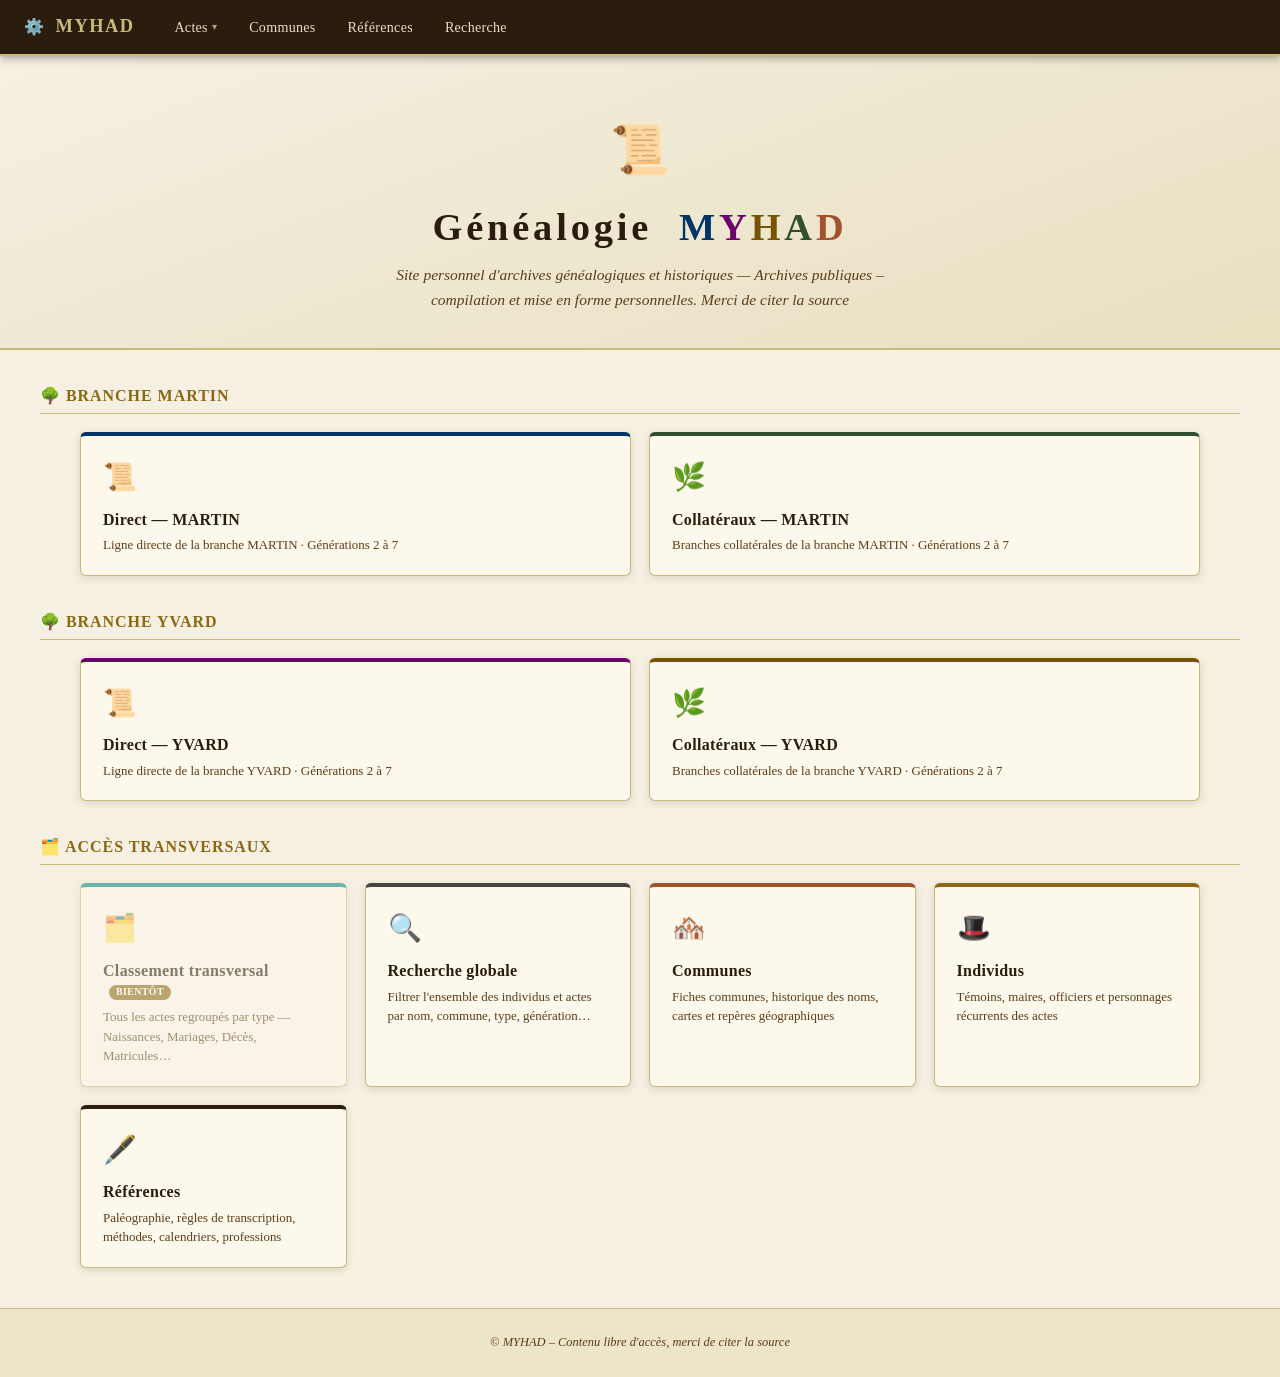
<file: index.html>
<!DOCTYPE html>
<html lang="fr">
<head>
  <meta charset="UTF-8">
  <meta name="viewport" content="width=device-width, initial-scale=1.0">
  <link rel="icon" href="data:image/svg+xml,<svg xmlns=%22http://www.w3.org/2000/svg%22 viewBox=%220 0 100 100%22><text y=%22.9em%22 font-size=%2290%22>🕰️</text></svg>">
  <title>Généalogie MYHAD</title>
  <link rel="stylesheet" href="css/global.css">
  <link rel="stylesheet" href="css/nav.css">
  <link rel="stylesheet" href="css/index.css">
</head>
<body>

  <!-- ═══════════════════ NAVIGATION ═══════════════════ -->
  <div id="nav-container"></div>

  <!-- ═══════════════════ HERO ═══════════════════ -->
  <section class="hero">
    <span class="hero-icon">📜</span>
    <h1>
      Généalogie&nbsp;
      <span class="letter-m">M</span><span class="letter-y">Y</span><span class="letter-h">H</span><span class="letter-a">A</span><span class="letter-d">D</span>
    </h1>
    <p>Site personnel d'archives généalogiques et historiques — Archives publiques – compilation et mise en forme personnelles. Merci de citer la source</p>
  </section>

  <!-- ═══════════════════ MAIN ═══════════════════ -->
  <main>

    <!-- ── Branche MARTIN ── -->
    <h2 class="section-title">🌳 Branche MARTIN</h2>
    <div class="cards-grid">

      <a class="card card-martin-direct" href="individus/martin/direct/gen2/">
        <span class="card-icon">📜</span>
        <h2>Direct — MARTIN</h2>
        <p>Ligne directe de la branche MARTIN · Générations 2 à 7</p>
      </a>

      <a class="card card-martin-coll" href="individus/martin/collateraux/gen2/">
        <span class="card-icon">🌿</span>
        <h2>Collatéraux — MARTIN</h2>
        <p>Branches collatérales de la branche MARTIN · Générations 2 à 7</p>
      </a>

    </div>

    <!-- ── Branche YVARD ── -->
    <h2 class="section-title">🌳 Branche YVARD</h2>
    <div class="cards-grid">

      <a class="card card-yvard-direct" href="individus/yvard/direct/gen2/">
        <span class="card-icon">📜</span>
        <h2>Direct — YVARD</h2>
        <p>Ligne directe de la branche YVARD · Générations 2 à 7</p>
      </a>

      <a class="card card-yvard-coll" href="individus/yvard/collateraux/gen2/">
        <span class="card-icon">🌿</span>
        <h2>Collatéraux — YVARD</h2>
        <p>Branches collatérales de la branche YVARD · Générations 2 à 7</p>
      </a>

    </div>

    <!-- ── Accès transversaux ── -->
    <h2 class="section-title">🗂️ Accès transversaux</h2>
    <div class="cards-grid">

      <a class="card card-transversal card-disabled" href="#" aria-disabled="true" title="À venir">
        <span class="card-icon">🗂️</span>
        <h2>Classement transversal <span class="badge-soon">bientôt</span></h2>
        <p>Tous les actes regroupés par type — Naissances, Mariages, Décès, Matricules…</p>
      </a>

      <a class="card card-recherche" href="recherche.html">
        <span class="card-icon">🔍</span>
        <h2>Recherche globale</h2>
        <p>Filtrer l'ensemble des individus et actes par nom, commune, type, génération…</p>
      </a>

      <a class="card card-communes" href="communes/">
        <span class="card-icon">🏘️</span>
        <h2>Communes</h2>
        <p>Fiches communes, historique des noms, cartes et repères géographiques</p>
      </a>

      <a class="card card-personnes" href="individus/">
        <span class="card-icon">🎩</span>
        <h2>Individus</h2>
        <p>Témoins, maires, officiers et personnages récurrents des actes</p>
      </a>

      <a class="card card-outils" href="references/">
        <span class="card-icon">🖋️</span>
        <h2>Références</h2>
        <p>Paléographie, règles de transcription, méthodes, calendriers, professions</p>
      </a>

    </div>

  </main>

  <!-- ═══════════════════ FOOTER ═══════════════════ -->
  <footer>
    © MYHAD – Contenu libre d'accès, merci de citer la source
  </footer>

  <!-- ═══════════════════ JS ═══════════════════ -->
  <script src="js/nav.js"></script>

</body>
</html>
</file>
<file: css/global.css>
/* ================================================== */
/* GLOBAL.CSS — Variables, reset, typographie, body  */
/* ================================================== */

/* ── Variables globales ── */
:root {
  --parch-bg:    #f5f0e1;
  --parch-dark:  #2b1d0e;
  --parch-mid:   #8b6914;
  --parch-light: #e8dfc0;
  --parch-line:  #c9b97a;
  --section-bg:  #fdf8ec;
  --text-main:   #3a2a10;
  --text-soft:   #5c3d1a;
  --radius:      6px;
  --shadow:      0 2px 8px rgba(0,0,0,.12);
}

/* ── Reset ── */
*, *::before, *::after {
  box-sizing: border-box;
  margin: 0;
  padding: 0;
}

/* ── Body ── */
body {
  font-family: 'Georgia', 'Times New Roman', serif;
  background-color: var(--parch-bg);
  color: var(--text-main);
  min-height: 100vh;
  line-height: 1.6;
}

/* ── Liens ── */
a {
  color: var(--parch-mid);
  text-decoration: none;
}
a:hover {
  text-decoration: underline;
}

/* ── Titres ── */
h1, h2, h3, h4 {
  font-family: 'Georgia', serif;
  color: var(--parch-dark);
  line-height: 1.3;
}

/* ── Scrollbar ── */
::-webkit-scrollbar { width: 8px; }
::-webkit-scrollbar-track { background: var(--parch-light); }
::-webkit-scrollbar-thumb {
  background: var(--parch-mid);
  border-radius: 4px;
}

/* ── Page header — pages génération ── */
.page-header {
  background: #f5f0e1;
  border-bottom: 2px solid var(--parch-line);
  padding: 28px 40px 22px;
}

.page-header h1 {
  font-size: 1.7rem;
  color: #2b1d0e;
  letter-spacing: .04em;
}

.page-header .breadcrumb {
  font-size: .82rem;
  color: #5c3d1a;
  margin-top: 6px;
  letter-spacing: .03em;
}

.page-header .breadcrumb a {
  color: #775402;
  text-decoration: none;
}

.page-header .breadcrumb a:hover {
  text-decoration: underline;
}

/* ── Badges type acte ── */
.badge {
  display: inline-block;
  padding: 2px 9px;
  border-radius: 12px;
  font-size: .75rem;
  font-weight: bold;
  letter-spacing: .03em;
  white-space: nowrap;
}

.badge { color: #fff; }
.badge-nm   { background: #003366; }   /* Naissance ♂  */
.badge-nf   { background: #6B006B; }   /* Naissance ♀  */
.badge-mar  { background: #775402; }   /* Mariage       */
.badge-dec  { background: #444444; }   /* Décès         */
.badge-mat  { background: #2f4f2f; }   /* Matricule     */
.badge-rec  { background: #008080; }
.badge-not  { background: #A0522D; }
.badge-bapt { background: #003366; }   /* Baptême       */
.badge-sep  { background: #444444; }   /* Sépulture     */

/* ── Numéro Sosa ── */
.sosa {
  display: inline-block;
  background: var(--parch-dark);
  color: var(--parch-line);
  border-radius: 4px;
  padding: 1px 7px;
  font-size: .8rem;
  font-family: monospace;
  font-weight: bold;
  letter-spacing: .04em;
}

/* ── Numéro ID ── */
.id {
  display: inline-block;
  background: var(--parch-dark);
  color: var(--parch-line);
  border-radius: 4px;
  padding: 1px 7px;
  font-size: .8rem;
  font-family: monospace;
  font-weight: bold;
  letter-spacing: .04em;
}

/* ── Numéro collatéral ── */
.collat {
  display: inline-block;
  background: #5c3d1a;
  color: #f5e6c8;
  border-radius: 4px;
  padding: 1px 7px;
  font-size: .78rem;
  font-family: monospace;
  font-weight: bold;
  letter-spacing: .04em;
}

/* ── Footer ── */
footer {
  text-align: center;
  padding: 18px;
  font-size: .78rem;
  color: var(--text-soft);
  border-top: 1px solid var(--parch-line);
  margin-top: 40px;
  background: var(--parch-light);
}

/* ── Type Individu carte-type ── */
.type-Individu { background: #8b6914; color: #fff; }

/* ── Onglet maires ── */
.onglet[onclick*="maires"] { border-left: 3px solid #2f4f2f; }

/* ══════════════════════════════════════════
   RECHERCHE — Types d'actes (cartes)
   ══════════════════════════════════════════ */
.type-Naissance-M { background: #003366; color: #fff; }
.type-Naissance-F { background: #6B006B; color: #fff; }
.type-Naissance   { background: #003366; color: #fff; } /* fallback */
.type-Mariage     { background: #775402; color: #fff; }
.type-Décès       { background: #444444; color: #fff; }
.type-Individu    { background: #8b6914; color: #fff; }
.type-Matricule   { background: #2f4f2f; color: #fff; }
.type-Recensement { background: #008080; color: #fff; }
.type-Notarié     { background: #A0522D; color: #fff; }

/* ── Cartes résultats ── */
.carte-corps    { flex: 1; min-width: 0; }
.carte-titre    { font-size: 1.05rem; font-weight: bold; margin: 0.3rem 0; }
.carte-meta     { font-size: 0.85rem; color: #555; line-height: 1.6; }
.carte-badges   { display: flex; flex-wrap: wrap; gap: 0.3rem; margin-top: 0.4rem; }
.sep            { color: #bbb; margin: 0 0.3rem; }

.carte-badge {
  display: inline-block;
  padding: 0.15rem 0.5rem;
  border-radius: 10px;
  font-size: 0.75rem;
  background: #f0e8dc;
  border: 1px solid #d4a96a;
  color: #2c1810;
  white-space: nowrap;
}
.carte-badge.sosa-b {
  background: #2c1810;
  color: #d4a96a;
  border-color: #2c1810;
  font-family: monospace;
}
.carte-badge.decor {
  background: #fff8e1;
  border-color: #f0b400;
  color: #7a5c00;
}
.carte-badge.union {
  background: #f3e8f8;
  border-color: #6B006B;
  color: #6B006B;
}

/* ── Filtres avancés (collapsible) ── */
.filtres-header {
  display: flex;
  justify-content: space-between;
  align-items: center;
  padding: 0.7rem 1rem;
  background: #2c1810;
  color: #f5f0eb;
  cursor: pointer;
  user-select: none;
  border-radius: 4px 4px 0 0;
}
.filtres-header:hover    { background: #3d261a; }
.filtres-header .toggle-icon { transition: transform 0.25s; }
.filtres-header.ouvert .toggle-icon { transform: rotate(180deg); }

.filtres-body {
  display: none;
  padding: 1rem;
  background: #fff;
  border: 1px solid #d4a96a;
  border-top: none;
  border-radius: 0 0 4px 4px;
}
.filtres-body.ouvert { display: flex; flex-wrap: wrap; gap: 0.75rem; }

/* Pills filtres actifs */
.filtres-actifs {
  display: flex;
  flex-wrap: wrap;
  gap: 0.4rem;
  margin-bottom: 1rem;
  min-height: 0;
}
.filtre-pill {
  background: #2c1810;
  color: #f5f0eb;
  border-radius: 12px;
  padding: 0.2rem 0.65rem;
  font-size: 0.78rem;
  display: inline-flex;
  align-items: center;
  gap: 0.4rem;
}
.filtre-pill button {
  background: none;
  border: none;
  color: #d4a96a;
  cursor: pointer;
  font-size: 0.85rem;
  padding: 0;
  line-height: 1;
}
.filtre-pill button:hover { color: #fff; }

.carte-badge.maire {
  background: #d4a96a;
  color: #2c1810;
  padding: 0.25rem 0.5rem;
  border-radius: 3px;
  font-size: 0.75rem;
  font-weight: bold;
  display: inline-block;
}

.carte-badge.officier {
  background: #8b7355;
  color: #f5f0eb;
  padding: 0.25rem 0.5rem;
  border-radius: 3px;
  font-size: 0.75rem;
  font-weight: bold;
  display: inline-block;
}
</file>
<file: css/nav.css>
/* ================================================== */
/* NAV.CSS — Navigation principale, hamburger        */
/* ================================================== */

nav {
  position: sticky;
  top: 0;
  z-index: 1000;
  background: var(--parch-dark);
  border-bottom: 2px solid var(--parch-line);
  box-shadow: 0 2px 8px rgba(0,0,0,.35);
}

.nav-inner {
  display: flex;
  align-items: center;
  max-width: 1400px;
  margin: 0 auto;
  padding: 0 24px;
  height: 54px;
  gap: 8px;
}

/* ── Logo ── */
.nav-logo {
  font-family: 'Georgia', serif;
  font-size: 1.15rem;
  font-weight: bold;
  color: var(--parch-line) !important;
  letter-spacing: .08em;
  text-decoration: none !important;
  white-space: nowrap;
  margin-right: 18px;
}

.nav-logo:hover {
  color: #fff !important;
}

.clock-icon {
  font-size: 1rem;
  margin-right: 4px;
}

/* ── Menu principal ── */
.nav-menu {
  display: flex;
  list-style: none;
  gap: 4px;
  height: 100%;
  align-items: center;
  flex: 1;
}

.nav-menu > li {
  position: relative;
  height: 100%;
  display: flex;
  align-items: center;
}

.nav-menu > li > span,
.nav-menu > li > a {
  display: flex;
  align-items: center;
  gap: 4px;
  padding: 0 14px;
  height: 100%;
  color: var(--parch-light);
  font-size: .88rem;
  cursor: pointer;
  white-space: nowrap;
  letter-spacing: .02em;
  transition: background .18s, color .18s;
  text-decoration: none;
}

.nav-menu > li > span:hover,
.nav-menu > li > a:hover,
.nav-menu > li > span.active,
.nav-menu > li > a.active {
  background: rgba(201,185,122,.18);
  color: var(--parch-line);
}

/* ── Flèches ── */
.arrow {
  font-size: .65rem;
  opacity: .7;
  transition: transform .2s;
}

/* ── Sous-menus (niveaux 1+) ── */
.submenu {
  display: none;
  position: absolute;
  top: 100%;
  left: 0;
  background: #3a2408;
  border: 1px solid var(--parch-line);
  border-radius: 0 0 var(--radius) var(--radius);
  list-style: none;
  min-width: 200px;
  box-shadow: var(--shadow);
  z-index: 999;
}

/* Sous-menus imbriqués (niveau 2+) */
.submenu .submenu {
  top: 0;
  left: 100%;
  border-radius: 0 var(--radius) var(--radius) var(--radius);
}

.submenu li {
  position: relative;
}

.submenu li > span,
.submenu li > a {
  display: flex;
  align-items: center;
  justify-content: space-between;
  padding: 9px 16px;
  color: var(--parch-light);
  font-size: .85rem;
  cursor: pointer;
  white-space: nowrap;
  text-decoration: none;
  transition: background .15s;
  gap: 8px;
}

.submenu li > span:hover,
.submenu li > a:hover,
.submenu li > a.active {
  background: rgba(201,185,122,.22);
  color: var(--parch-line);
}

/* Affichage au survol */
.nav-menu > li:hover > .submenu,
.submenu li:hover > .submenu {
  display: block;
}

/* Rotation flèche au survol */
.nav-menu > li:hover > span > .arrow,
.submenu li:hover > span > .arrow {
  transform: rotate(90deg);
}

/* ── Hamburger (mobile) ── */
.hamburger {
  display: none;
  flex-direction: column;
  justify-content: space-between;
  width: 28px;
  height: 20px;
  background: none;
  border: none;
  cursor: pointer;
  padding: 0;
  margin-left: auto;
}

.hamburger span {
  display: block;
  height: 2px;
  background: var(--parch-line);
  border-radius: 2px;
  transition: all .25s;
}

/* ── Responsive mobile ── */
@media (max-width: 768px) {

  .hamburger { display: flex; }

  .nav-menu {
    display: none;
    position: fixed;
    top: 54px;
    left: 0;
    width: 100%;
    height: calc(100vh - 54px);
    background: var(--parch-dark);
    flex-direction: column;
    align-items: flex-start;
    overflow-y: auto;
    padding: 12px 0 24px;
    gap: 0;
    z-index: 999;
  }

  .nav-menu.open { display: flex; }

  .nav-menu > li {
    width: 100%;
    height: auto;
    flex-direction: column;
    align-items: flex-start;
  }

  .nav-menu > li > span,
  .nav-menu > li > a {
    width: 100%;
    height: auto;
    padding: 12px 24px;
  }

  .submenu {
    position: static;
    display: none;
    border: none;
    border-radius: 0;
    box-shadow: none;
    background: rgba(0,0,0,.2);
    width: 100%;
  }

  .submenu.open { display: block; }

  .submenu .submenu {
    left: 0;
    border-radius: 0;
    background: rgba(0,0,0,.2);
    padding-left: 16px;
  }

  .submenu li > span,
  .submenu li > a {
    padding: 10px 24px;
  }
}
</file>
<file: css/index.css>
/* ══════════════════════════════════════════
       HERO
    ══════════════════════════════════════════ */
.hero {
    text-align: center;
    padding: 56px 40px 36px;
    background: linear-gradient(160deg, #f5f0e1 0%, #e8dfc0 100%);
    border-bottom: 2px solid var(--parch-line);
}

.hero-icon {
    font-size: 3rem;
    display: block;
    margin-bottom: 14px;
}

.hero h1 {
    font-size: 2.4rem;
    color: var(--parch-dark);
    letter-spacing: .10em;
    margin-bottom: 10px;
}

.hero h1 .letter-m {
    color: #003366;
}

.hero h1 .letter-y {
    color: #6B006B;
}

.hero h1 .letter-h {
    color: #775402;
}

.hero h1 .letter-a {
    color: #2f4f2f;
}

.hero h1 .letter-d {
    color: #A0522D;
}

.hero p {
    font-size: .97rem;
    color: var(--text-soft);
    font-style: italic;
    max-width: 560px;
    margin: 0 auto;
}

/* ══════════════════════════════════════════
       SECTION TITRES
    ══════════════════════════════════════════ */
.section-title {
    font-size: 1rem;
    color: var(--parch-mid);
    letter-spacing: .06em;
    text-transform: uppercase;
    border-bottom: 1px solid var(--parch-line);
    padding-bottom: 6px;
    margin: 36px 40px 18px;
}

/* ══════════════════════════════════════════
       GRILLE DE CARTES
    ══════════════════════════════════════════ */
.cards-grid {
    display: grid;
    grid-template-columns: repeat(auto-fit, minmax(240px, 1fr));
    gap: 18px;
    padding: 0 40px;
    max-width: 1200px;
    margin: 0 auto 10px;
}

.card {
    background: var(--section-bg);
    border: 1px solid var(--parch-line);
    border-radius: var(--radius);
    padding: 20px 22px;
    box-shadow: var(--shadow);
    transition: transform .18s, box-shadow .18s;
    text-decoration: none;
    display: block;
    color: inherit;
    border-top: 4px solid var(--parch-mid);
}

.card:hover {
    transform: translateY(-3px);
    box-shadow: 0 6px 18px rgba(0, 0, 0, .16);
    text-decoration: none;
}

.card .card-icon {
    font-size: 1.7rem;
    margin-bottom: 10px;
    display: block;
}

.card h2 {
    font-size: 1rem;
    color: var(--parch-dark);
    margin-bottom: 5px;
    letter-spacing: .02em;
}

.card p {
    font-size: .81rem;
    color: var(--text-soft);
    line-height: 1.5;
}

/* Accent couleur par branche */
.card-martin-direct {
    border-top-color: #003366;
}

.card-martin-coll {
    border-top-color: #2f4f2f;
}

.card-yvard-direct {
    border-top-color: #6B006B;
}

.card-yvard-coll {
    border-top-color: #775402;
}

.card-transversal {
    border-top-color: #008080;
}

.card-recherche {
    border-top-color: #444444;
}

.card-communes {
    border-top-color: #A0522D;
}

.card-personnes {
    border-top-color: #8b6914;
}

.card-outils {
    border-top-color: #2b1d0e;
}

/* ── Carte désactivée (coming soon) ── */
.card-disabled {
  opacity: .55;
  cursor: not-allowed;
  pointer-events: none;
}

/* ── Badge "bientôt" ── */
.badge-soon {
  display: inline-block;
  font-size: .62rem;
  font-weight: bold;
  letter-spacing: .04em;
  text-transform: uppercase;
  background: var(--parch-mid);
  color: #fff;
  border-radius: 8px;
  padding: 1px 7px;
  vertical-align: middle;
  margin-left: 6px;
}

/* ══════════════════════════════════════════
       FOOTER
    ══════════════════════════════════════════ */
footer {
    text-align: center;
    font-size: .78rem;
    color: var(--text-soft);
    padding: 24px 40px;
    margin-top: 40px;
    border-top: 1px solid var(--parch-line);
    background: #ede5c8;
    font-style: italic;
}

/* ══════════════════════════════════════════
       RESPONSIVE
    ══════════════════════════════════════════ */
@media (max-width: 600px) {
    .hero {
        padding: 36px 20px 24px;
    }

    .hero h1 {
        font-size: 1.7rem;
    }

    .cards-grid {
        padding: 0 16px;
        gap: 14px;
    }

    .section-title {
        margin: 24px 16px 12px;
    }

    footer {
        padding: 18px 16px;
    }
}
</file>
